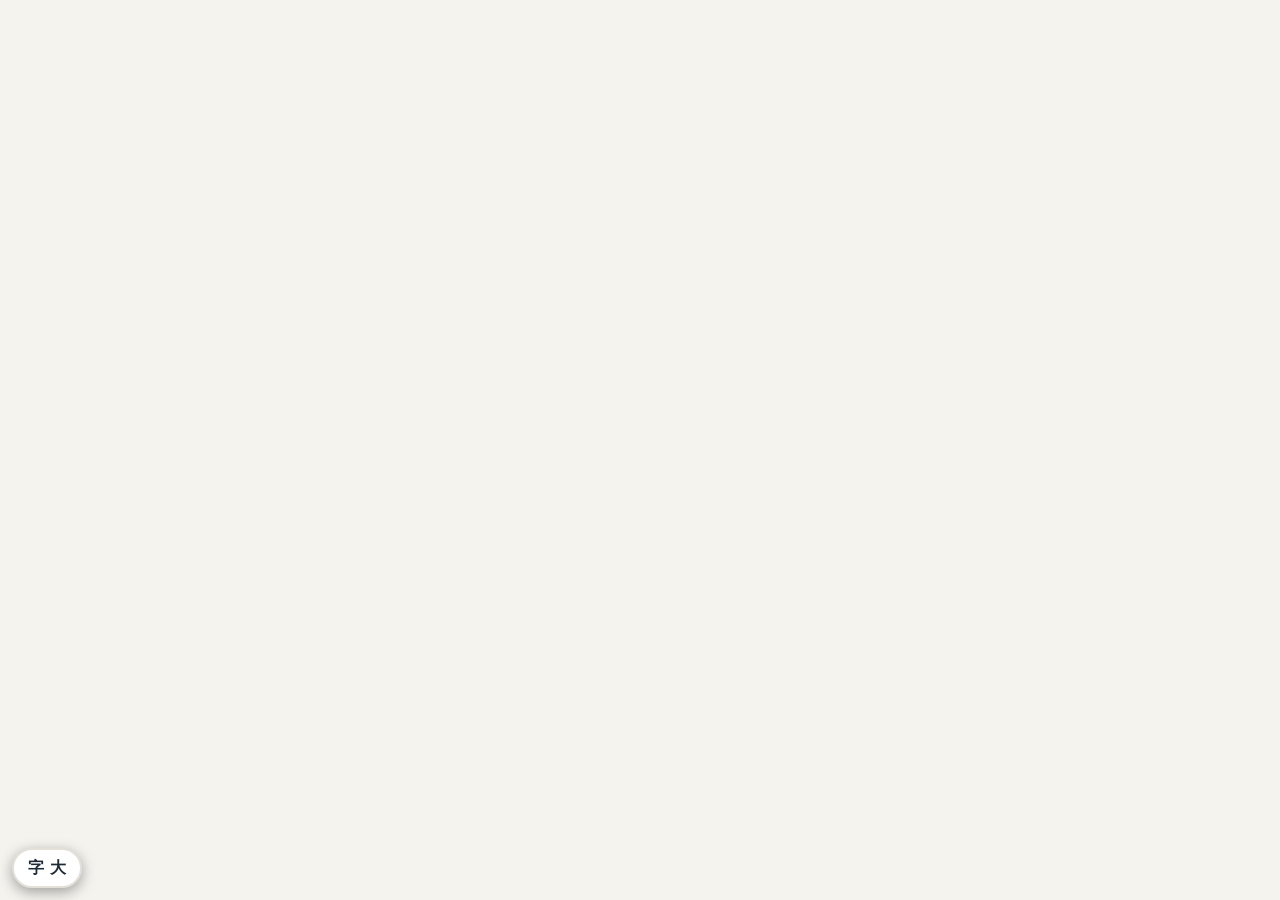
<file: liff/supplies/index.html>
<!doctype html>
<html lang="zh-Hant">
<head>
<meta charset="utf-8">
<meta name="viewport" content="width=device-width, initial-scale=1, viewport-fit=cover">
<meta http-equiv="Content-Security-Policy" content="default-src 'self'; script-src 'self' https://static.line-scdn.net https://liffsdk.line-scdn.net; style-src 'self'; img-src 'self' data:; connect-src 'self' https://hook.us2.make.com https://api.line.me https://*.line.me https://*.line-scdn.net https://uts-front.line-apps.com; frame-src https://*.line.me; object-src 'none'; base-uri 'none'; form-action 'none'">
<meta name="referrer" content="strict-origin-when-cross-origin">
<meta name="robots" content="noindex, nofollow">
<script src="title.js"></script>
<script src="framebust.js"></script>
<script src="fontsize.js"></script>
</head>
<body>
<div class="wrap" id="app"></div>
<div id="printArea"></div>
<div class="bar" id="bar" hidden>
  <div class="in"><div class="sum" id="sum"></div><button class="go" id="go">確認登記</button></div>
  <div class="demo" id="demo"></div>
</div>
<!-- LIFF SDK 固定版本（LINE 的 CDN 不送 CORS 標頭，無法加 SRI；改用 CSP 限定來源） -->
<script src="https://static.line-scdn.net/liff/edge/versions/2.31.2/sdk.js"></script>
<!-- 樣式和程式由 boot.js 依 version.txt 的版本號載入（避免 LINE 用手機裡的舊版） -->
<script src="boot.js"></script>
</body>
</html>
</file>
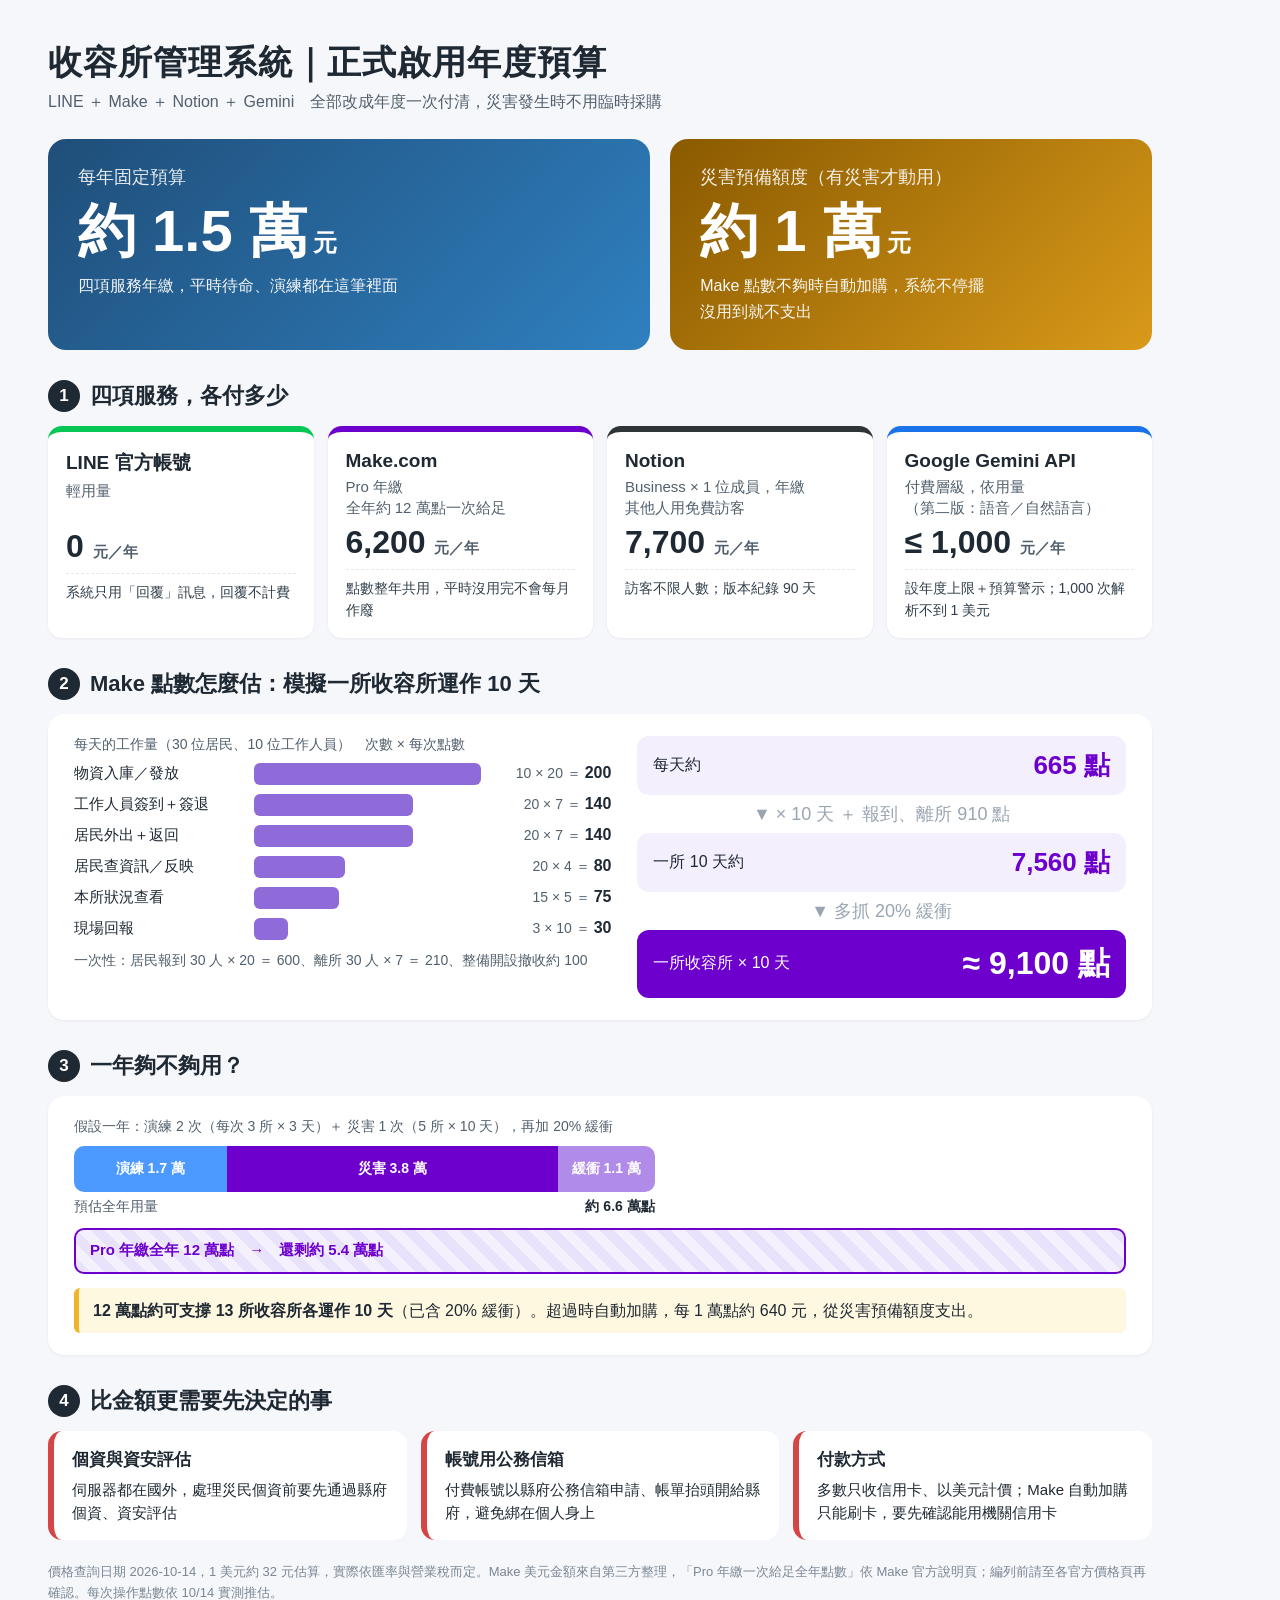
<file: docs/營運成本資訊圖.html>
<!doctype html>
<html lang="zh-Hant"><head><meta charset="utf-8"><title>營運成本資訊圖</title>
<style>
:root{--ink:#1f2933;--sub:#52606d;--line:#e4e7eb;--bg:#f5f7fa;--card:#fff;
--line-c:#06c755;--make:#6d00cc;--notion:#2f3437;--gem:#1a73e8;--warn:#d64545;--amber:#f0b429}
*{box-sizing:border-box;margin:0;padding:0}
body{width:1200px;background:var(--bg);font-family:"Microsoft JhengHei","微軟正黑體","Noto Sans TC",sans-serif;color:var(--ink);padding:40px 48px 36px}
h1{font-size:34px;letter-spacing:1px}
.kicker{color:var(--sub);font-size:16px;margin-top:6px}
.hero{display:grid;grid-template-columns:1.25fr 1fr;gap:20px;margin-top:26px}
.big{border-radius:18px;padding:26px 30px;color:#fff}
.big.a{background:linear-gradient(135deg,#1f4e79,#2f80c0)}
.big.b{background:linear-gradient(135deg,#8a5a00,#d99a1a)}
.big .t{font-size:18px;opacity:.9}
.big .n{font-size:58px;font-weight:800;margin:4px 0 2px}
.big .n small{font-size:24px;font-weight:600;margin-left:6px}
.big .d{font-size:16px;opacity:.95;line-height:1.6}
.sec{margin-top:30px}
.sec h2{font-size:22px;display:flex;align-items:center;gap:10px;margin-bottom:14px}
.sec h2 .no{background:var(--ink);color:#fff;border-radius:50%;width:32px;height:32px;display:inline-flex;align-items:center;justify-content:center;font-size:17px}
.cards{display:grid;grid-template-columns:repeat(4,1fr);gap:14px}
.card{background:var(--card);border-radius:14px;padding:18px 18px 16px;border-top:6px solid;box-shadow:0 1px 3px rgba(0,0,0,.06)}
.card .name{font-size:19px;font-weight:700}
.card .plan{font-size:15px;color:var(--sub);margin-top:4px;min-height:42px;line-height:1.4}
.card .price{font-size:32px;font-weight:800;margin-top:6px}
.card .price small{font-size:15px;font-weight:600;color:var(--sub)}
.card .why{font-size:14px;line-height:1.55;margin-top:8px;color:#323f4b;border-top:1px dashed var(--line);padding-top:8px}
.panel{background:var(--card);border-radius:16px;padding:22px 26px;box-shadow:0 1px 3px rgba(0,0,0,.06)}
.two{display:grid;grid-template-columns:1.1fr 1fr;gap:26px}
.bar-row{display:grid;grid-template-columns:170px 1fr 120px;align-items:center;gap:10px;margin:9px 0;font-size:15px}
.bar{height:22px;border-radius:6px;background:#8e6bd8}
.bar-row .v{font-size:14px;color:var(--sub);text-align:right;white-space:nowrap}
.bar-row .v b{color:var(--ink);font-size:16px}
.cap{font-size:14px;color:var(--sub);margin-bottom:6px}
.flow{display:flex;flex-direction:column;gap:10px}
.step{display:grid;grid-template-columns:1fr auto;align-items:center;background:#f3effc;border-radius:12px;padding:12px 16px;font-size:16px}
.step b{font-size:26px;color:var(--make)}
.step.final{background:var(--make);color:#fff}
.step.final b{color:#fff;font-size:32px}
.arrow{text-align:center;color:#9aa5b1;font-size:18px;line-height:1}
.stack{display:flex;height:46px;border-radius:10px;overflow:hidden;margin:10px 0 6px;font-size:14px;color:#fff;font-weight:700}
.stack div{display:flex;align-items:center;justify-content:center;white-space:nowrap}
.cap-bar{height:46px;border-radius:10px;background:repeating-linear-gradient(45deg,#e9e2fb,#e9e2fb 10px,#f4f0fd 10px,#f4f0fd 20px);border:2px solid var(--make);position:relative;font-size:15px;font-weight:700;color:var(--make);display:flex;align-items:center;padding-left:14px}
.legend{display:flex;justify-content:space-between;font-size:14px;color:var(--sub)}
.note{margin-top:14px;font-size:16px;line-height:1.6;background:#fff8e1;border-left:5px solid var(--amber);padding:10px 14px;border-radius:6px}
.warns{display:grid;grid-template-columns:repeat(3,1fr);gap:14px}
.warn{background:#fff;border-radius:14px;padding:16px 18px;border-left:6px solid var(--warn);font-size:15px;line-height:1.55}
.warn b{display:block;font-size:17px;margin-bottom:4px}
.foot{margin-top:22px;font-size:13px;color:#7b8794;line-height:1.6}
</style></head><body>

<h1>收容所管理系統｜正式啟用年度預算</h1>
<div class="kicker">LINE ＋ Make ＋ Notion ＋ Gemini　全部改成年度一次付清，災害發生時不用臨時採購</div>

<div class="hero">
  <div class="big a"><div class="t">每年固定預算</div><div class="n">約 1.5 萬<small>元</small></div>
    <div class="d">四項服務年繳，平時待命、演練都在這筆裡面</div></div>
  <div class="big b"><div class="t">災害預備額度（有災害才動用）</div><div class="n">約 1 萬<small>元</small></div>
    <div class="d">Make 點數不夠時自動加購，系統不停擺<br>沒用到就不支出</div></div>
</div>

<div class="sec"><h2><span class="no">1</span>四項服務，各付多少</h2>
<div class="cards">
  <div class="card" style="border-color:var(--line-c)"><div class="name">LINE 官方帳號</div><div class="plan">輕用量</div>
    <div class="price">0 <small>元／年</small></div><div class="why">系統只用「回覆」訊息，回覆不計費</div></div>
  <div class="card" style="border-color:var(--make)"><div class="name">Make.com</div><div class="plan">Pro 年繳<br>全年約 12 萬點一次給足</div>
    <div class="price">6,200 <small>元／年</small></div><div class="why">點數整年共用，平時沒用完不會每月作廢</div></div>
  <div class="card" style="border-color:var(--notion)"><div class="name">Notion</div><div class="plan">Business × 1 位成員，年繳<br>其他人用免費訪客</div>
    <div class="price">7,700 <small>元／年</small></div><div class="why">訪客不限人數；版本紀錄 90 天</div></div>
  <div class="card" style="border-color:var(--gem)"><div class="name">Google Gemini API</div><div class="plan">付費層級，依用量<br>（第二版：語音／自然語言）</div>
    <div class="price">≤ 1,000 <small>元／年</small></div><div class="why">設年度上限＋預算警示；1,000 次解析不到 1 美元</div></div>
</div></div>

<div class="sec"><h2><span class="no">2</span>Make 點數怎麼估：模擬一所收容所運作 10 天</h2>
<div class="panel two">
  <div>
    <div class="cap">每天的工作量（30 位居民、10 位工作人員）　次數 × 每次點數</div>
    <div class="bar-row"><span>物資入庫／發放</span><div class="bar" style="width:100%"></div><span class="v">10 × 20 ＝ <b>200</b></span></div>
    <div class="bar-row"><span>工作人員簽到＋簽退</span><div class="bar" style="width:70%"></div><span class="v">20 × 7 ＝ <b>140</b></span></div>
    <div class="bar-row"><span>居民外出＋返回</span><div class="bar" style="width:70%"></div><span class="v">20 × 7 ＝ <b>140</b></span></div>
    <div class="bar-row"><span>居民查資訊／反映</span><div class="bar" style="width:40%"></div><span class="v">20 × 4 ＝ <b>80</b></span></div>
    <div class="bar-row"><span>本所狀況查看</span><div class="bar" style="width:37.5%"></div><span class="v">15 × 5 ＝ <b>75</b></span></div>
    <div class="bar-row"><span>現場回報</span><div class="bar" style="width:15%"></div><span class="v">3 × 10 ＝ <b>30</b></span></div>
    <div class="cap" style="margin-top:12px">一次性：居民報到 30 人 × 20 ＝ 600、離所 30 人 × 7 ＝ 210、整備開設撤收約 100</div>
  </div>
  <div class="flow">
    <div class="step"><span>每天約</span><b>665 點</b></div>
    <div class="arrow">▼ × 10 天 ＋ 報到、離所 910 點</div>
    <div class="step"><span>一所 10 天約</span><b>7,560 點</b></div>
    <div class="arrow">▼ 多抓 20% 緩衝</div>
    <div class="step final"><span>一所收容所 × 10 天</span><b>≈ 9,100 點</b></div>
  </div>
</div></div>

<div class="sec"><h2><span class="no">3</span>一年夠不夠用？</h2>
<div class="panel">
  <div class="cap">假設一年：演練 2 次（每次 3 所 × 3 天）＋ 災害 1 次（5 所 × 10 天），再加 20% 緩衝</div>
  <div class="stack" style="width:55.2%">
    <div style="background:#4c9aff;width:26.3%">演練 1.7 萬</div>
    <div style="background:#6d00cc;width:57%">災害 3.8 萬</div>
    <div style="background:#b08be8;width:16.7%">緩衝 1.1 萬</div>
  </div>
  <div class="legend" style="width:55.2%"><span>預估全年用量</span><b style="color:var(--ink)">約 6.6 萬點</b></div>
  <div class="cap-bar" style="margin-top:12px">Pro 年繳全年 12 萬點　→　還剩約 5.4 萬點</div>
  <div class="note"><b>12 萬點約可支撐 13 所收容所各運作 10 天</b>（已含 20% 緩衝）。超過時自動加購，每 1 萬點約 640 元，從災害預備額度支出。</div>
</div></div>

<div class="sec"><h2><span class="no">4</span>比金額更需要先決定的事</h2>
<div class="warns">
  <div class="warn"><b>個資與資安評估</b>伺服器都在國外，處理災民個資前要先通過縣府個資、資安評估</div>
  <div class="warn"><b>帳號用公務信箱</b>付費帳號以縣府公務信箱申請、帳單抬頭開給縣府，避免綁在個人身上</div>
  <div class="warn"><b>付款方式</b>多數只收信用卡、以美元計價；Make 自動加購只能刷卡，要先確認能用機關信用卡</div>
</div></div>

<div class="foot">價格查詢日期 2026-10-14，1 美元約 32 元估算，實際依匯率與營業稅而定。Make 美元金額來自第三方整理，「Pro 年繳一次給足全年點數」依 Make 官方說明頁；編列前請至各官方價格頁再確認。每次操作點數依 10/14 實測推估。</div>
</body></html>
</file>
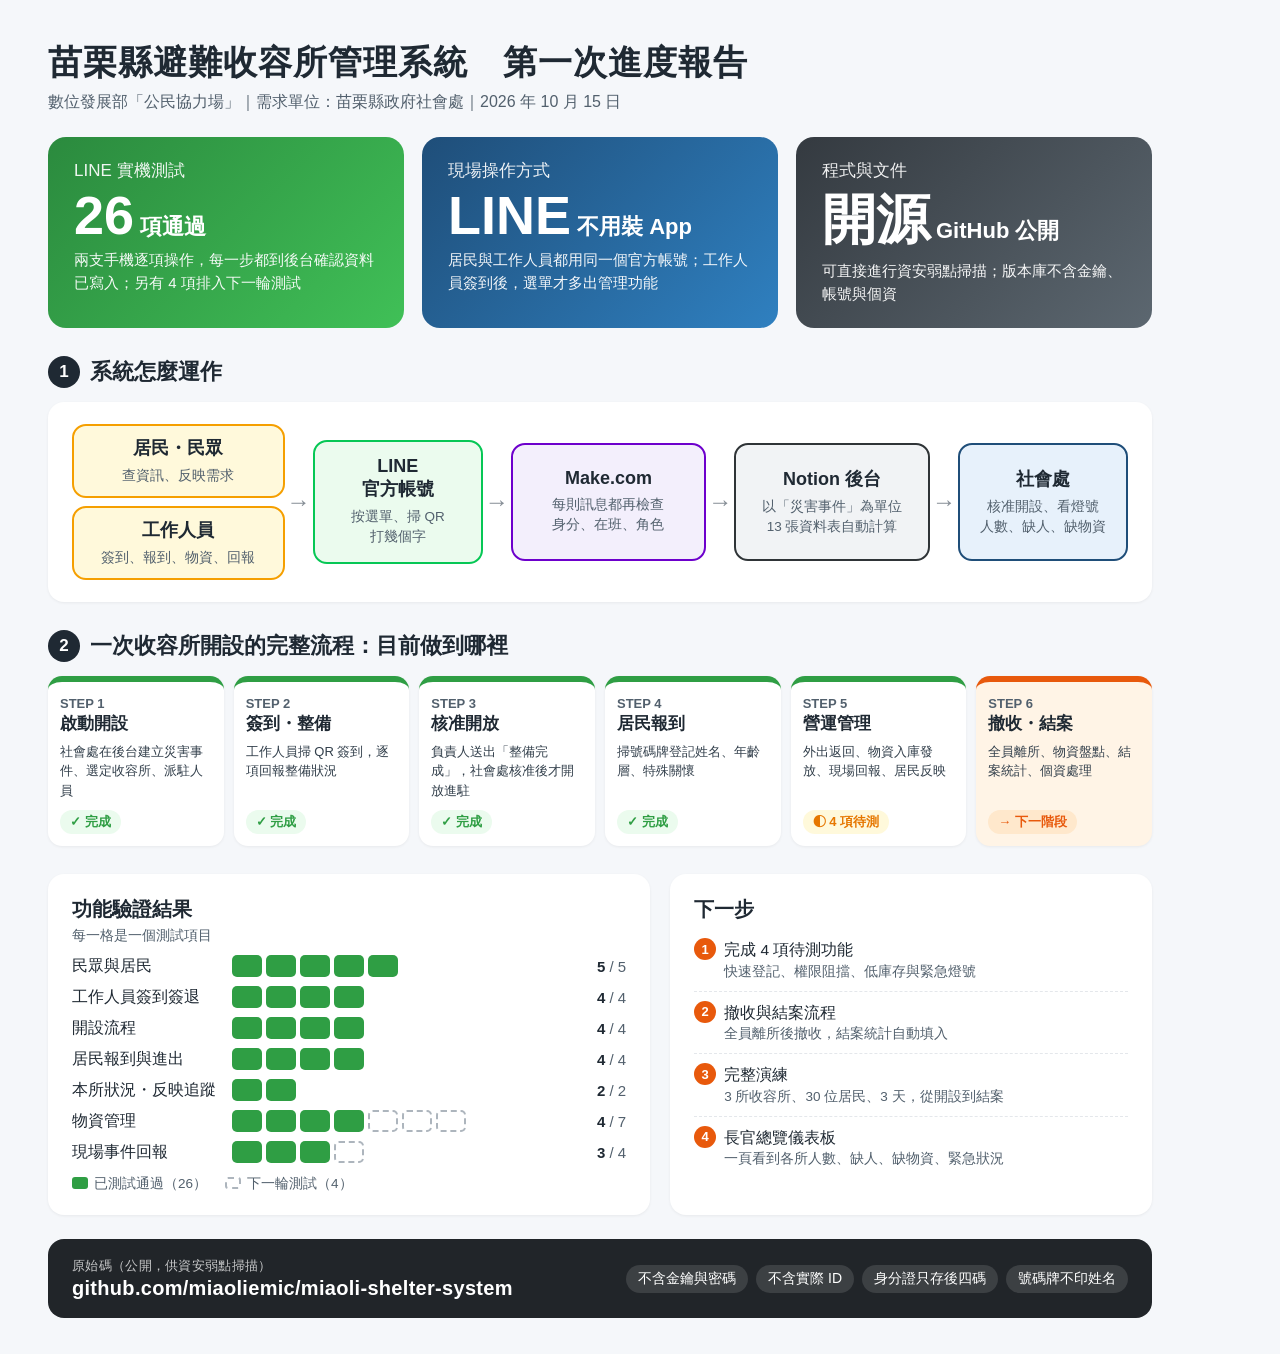
<file: docs/第一次進度資訊圖.html>
<!doctype html>
<html lang="zh-Hant"><head><meta charset="utf-8"><title>第一次進度資訊圖</title>
<style>
:root{--ink:#1f2933;--sub:#52606d;--line:#e4e7eb;--bg:#f5f7fa;--card:#fff;
--ok:#2f9e44;--ok-bg:#ebfbee;--todo:#adb5bd;--next:#e8590c;--next-bg:#fff4e6;
--line-c:#06c755;--make:#6d00cc;--notion:#2f3437;--gov:#1f4e79}
*{box-sizing:border-box;margin:0;padding:0}
body{width:1200px;background:var(--bg);font-family:"Microsoft JhengHei","微軟正黑體","Noto Sans TC",sans-serif;color:var(--ink);padding:40px 48px 36px}
h1{font-size:34px;letter-spacing:1px}
.kicker{color:var(--sub);font-size:16px;margin-top:6px}
.hero{display:grid;grid-template-columns:repeat(3,1fr);gap:18px;margin-top:24px}
.big{border-radius:18px;padding:22px 26px;color:#fff}
.big.a{background:linear-gradient(135deg,#2b8a3e,#40c057)}
.big.b{background:linear-gradient(135deg,#1f4e79,#2f80c0)}
.big.c{background:linear-gradient(135deg,#343a40,#5c6770)}
.big .t{font-size:17px;opacity:.92}
.big .n{font-size:54px;font-weight:800;margin:2px 0}
.big .n small{font-size:22px;font-weight:600;margin-left:6px}
.big .d{font-size:15px;opacity:.95;line-height:1.55}
.sec{margin-top:28px}
.sec h2{font-size:22px;display:flex;align-items:center;gap:10px;margin-bottom:14px}
.sec h2 .no{background:var(--ink);color:#fff;border-radius:50%;width:32px;height:32px;display:inline-flex;align-items:center;justify-content:center;font-size:17px}
.panel{background:var(--card);border-radius:16px;padding:22px 24px;box-shadow:0 1px 3px rgba(0,0,0,.06)}
/* 架構 */
.arch{display:grid;grid-template-columns:1.25fr 28px 1fr 28px 1.15fr 28px 1.15fr 28px 1fr;align-items:center}
.node{border-radius:14px;padding:14px 14px;text-align:center;border:2px solid;background:#fff;min-height:118px;display:flex;flex-direction:column;justify-content:center}
.node .h{font-size:18px;font-weight:800}
.node .s{font-size:13.5px;color:var(--sub);margin-top:6px;line-height:1.5}
.node.people{border-color:#f59f00;background:#fff9db}
.node.line{border-color:var(--line-c);background:#ebfbee}
.node.make{border-color:var(--make);background:#f3effc}
.node.notion{border-color:var(--notion);background:#f1f3f5}
.node.gov{border-color:var(--gov);background:#e7f1fb}
.ar{text-align:center;color:#868e96;font-size:24px;font-weight:700}
.who{display:flex;flex-direction:column;gap:8px}
.who .node{min-height:0;padding:10px 12px}
/* 流程 */
.steps{display:grid;grid-template-columns:repeat(6,1fr);gap:10px}
.st{display:flex;flex-direction:column;align-items:flex-start;border-radius:14px;padding:14px 12px 12px;background:#fff;border-top:6px solid var(--ok);box-shadow:0 1px 3px rgba(0,0,0,.06);position:relative}
.st .k{font-size:13px;color:var(--sub);font-weight:700}
.st .h{font-size:17px;font-weight:800;margin-top:2px;line-height:1.35}
.st .s{font-size:13px;color:#323f4b;margin:6px 0 10px;line-height:1.5}
.st .chip{display:inline-block;margin-top:auto;font-size:13px;font-weight:700;border-radius:999px;padding:3px 10px;background:var(--ok-bg);color:var(--ok)}
.st.part .chip{background:#fff9db;color:#e67700}
.st.next{border-top-color:var(--next);background:var(--next-bg)}
.st.next .chip{background:#ffe8cc;color:var(--next)}
/* 驗證 */
.two{display:grid;grid-template-columns:1.25fr 1fr;gap:20px}
.cap{font-size:14px;color:var(--sub);margin-bottom:10px}
.row{display:grid;grid-template-columns:150px 1fr 64px;align-items:center;gap:10px;margin:9px 0;font-size:15.5px}
.track{display:flex;gap:4px}
.seg{height:22px;flex:0 0 30px;border-radius:5px;background:var(--ok)}
.seg.todo{background:#fff;border:2px dashed var(--todo)}
.row .v{font-size:15px;text-align:right;color:var(--sub)}
.row .v b{color:var(--ink)}
.legend{display:flex;gap:18px;font-size:13.5px;color:var(--sub);margin-top:12px}
.legend i{display:inline-block;width:16px;height:12px;border-radius:3px;vertical-align:-1px;margin-right:6px}
ul.nx{list-style:none}
ul.nx li{font-size:15.5px;line-height:1.5;padding:9px 0 9px 30px;border-bottom:1px dashed var(--line);position:relative}
ul.nx li:last-child{border-bottom:0}
ul.nx li:before{content:attr(data-n);position:absolute;left:0;top:9px;width:22px;height:22px;border-radius:50%;background:var(--next);color:#fff;font-size:13px;font-weight:700;display:flex;align-items:center;justify-content:center}
ul.nx li small{display:block;color:var(--sub);font-size:13.5px}
.foot{margin-top:24px;display:grid;grid-template-columns:auto 1fr;gap:18px;align-items:center;background:#212529;color:#fff;border-radius:16px;padding:18px 24px}
.foot .gh{font-size:20px;font-weight:800;letter-spacing:.3px}
.foot .gh small{display:block;font-size:13px;font-weight:400;opacity:.75;margin-bottom:2px}
.foot .pts{display:flex;flex-wrap:wrap;gap:8px;justify-content:flex-end}
.foot .pts span{background:rgba(255,255,255,.12);border-radius:999px;padding:5px 12px;font-size:14px}
</style></head><body>

<h1>苗栗縣避難收容所管理系統　第一次進度報告</h1>
<div class="kicker">數位發展部「公民協力場」｜需求單位：苗栗縣政府社會處｜2026 年 10 月 15 日</div>

<div class="hero">
  <div class="big a"><div class="t">LINE 實機測試</div><div class="n">26<small>項通過</small></div>
    <div class="d">兩支手機逐項操作，每一步都到後台確認資料已寫入；另有 4 項排入下一輪測試</div></div>
  <div class="big b"><div class="t">現場操作方式</div><div class="n">LINE<small>不用裝 App</small></div>
    <div class="d">居民與工作人員都用同一個官方帳號；工作人員簽到後，選單才多出管理功能</div></div>
  <div class="big c"><div class="t">程式與文件</div><div class="n">開源<small>GitHub 公開</small></div>
    <div class="d">可直接進行資安弱點掃描；版本庫不含金鑰、帳號與個資</div></div>
</div>

<div class="sec">
  <h2><span class="no">1</span>系統怎麼運作</h2>
  <div class="panel">
    <div class="arch">
      <div class="who">
        <div class="node people"><div class="h">居民・民眾</div><div class="s">查資訊、反映需求</div></div>
        <div class="node people"><div class="h">工作人員</div><div class="s">簽到、報到、物資、回報</div></div>
      </div>
      <div class="ar">→</div>
      <div class="node line"><div class="h">LINE<br>官方帳號</div><div class="s">按選單、掃 QR<br>打幾個字</div></div>
      <div class="ar">→</div>
      <div class="node make"><div class="h">Make.com</div><div class="s">每則訊息都再檢查<br>身分、在班、角色</div></div>
      <div class="ar">→</div>
      <div class="node notion"><div class="h">Notion 後台</div><div class="s">以「災害事件」為單位<br>13 張資料表自動計算</div></div>
      <div class="ar">→</div>
      <div class="node gov"><div class="h">社會處</div><div class="s">核准開設、看燈號<br>人數、缺人、缺物資</div></div>
    </div>
  </div>
</div>

<div class="sec">
  <h2><span class="no">2</span>一次收容所開設的完整流程：目前做到哪裡</h2>
  <div class="steps">
    <div class="st"><div class="k">STEP 1</div><div class="h">啟動開設</div><div class="s">社會處在後台建立災害事件、選定收容所、派駐人員</div><span class="chip">✓ 完成</span></div>
    <div class="st"><div class="k">STEP 2</div><div class="h">簽到・整備</div><div class="s">工作人員掃 QR 簽到，逐項回報整備狀況</div><span class="chip">✓ 完成</span></div>
    <div class="st"><div class="k">STEP 3</div><div class="h">核准開放</div><div class="s">負責人送出「整備完成」，社會處核准後才開放進駐</div><span class="chip">✓ 完成</span></div>
    <div class="st"><div class="k">STEP 4</div><div class="h">居民報到</div><div class="s">掃號碼牌登記姓名、年齡層、特殊關懷</div><span class="chip">✓ 完成</span></div>
    <div class="st part"><div class="k">STEP 5</div><div class="h">營運管理</div><div class="s">外出返回、物資入庫發放、現場回報、居民反映</div><span class="chip">◐ 4 項待測</span></div>
    <div class="st next"><div class="k">STEP 6</div><div class="h">撤收・結案</div><div class="s">全員離所、物資盤點、結案統計、個資處理</div><span class="chip">→ 下一階段</span></div>
  </div>
</div>

<div class="sec two">
  <div class="panel">
    <h2 style="font-size:20px;margin-bottom:4px">功能驗證結果</h2>
    <div class="cap">每一格是一個測試項目</div>
    <div class="row"><span>民眾與居民</span><div class="track"><i class="seg"></i><i class="seg"></i><i class="seg"></i><i class="seg"></i><i class="seg"></i></div><span class="v"><b>5</b> / 5</span></div>
    <div class="row"><span>工作人員簽到簽退</span><div class="track"><i class="seg"></i><i class="seg"></i><i class="seg"></i><i class="seg"></i></div><span class="v"><b>4</b> / 4</span></div>
    <div class="row"><span>開設流程</span><div class="track"><i class="seg"></i><i class="seg"></i><i class="seg"></i><i class="seg"></i></div><span class="v"><b>4</b> / 4</span></div>
    <div class="row"><span>居民報到與進出</span><div class="track"><i class="seg"></i><i class="seg"></i><i class="seg"></i><i class="seg"></i></div><span class="v"><b>4</b> / 4</span></div>
    <div class="row"><span>本所狀況・反映追蹤</span><div class="track"><i class="seg"></i><i class="seg"></i></div><span class="v"><b>2</b> / 2</span></div>
    <div class="row"><span>物資管理</span><div class="track"><i class="seg"></i><i class="seg"></i><i class="seg"></i><i class="seg"></i><i class="seg todo"></i><i class="seg todo"></i><i class="seg todo"></i></div><span class="v"><b>4</b> / 7</span></div>
    <div class="row"><span>現場事件回報</span><div class="track"><i class="seg"></i><i class="seg"></i><i class="seg"></i><i class="seg todo"></i></div><span class="v"><b>3</b> / 4</span></div>
    <div class="legend"><span><i style="background:var(--ok)"></i>已測試通過（26）</span><span><i style="border:2px dashed var(--todo)"></i>下一輪測試（4）</span></div>
  </div>
  <div class="panel">
    <h2 style="font-size:20px;margin-bottom:6px">下一步</h2>
    <ul class="nx">
      <li data-n="1">完成 4 項待測功能<small>快速登記、權限阻擋、低庫存與緊急燈號</small></li>
      <li data-n="2">撤收與結案流程<small>全員離所後撤收，結案統計自動填入</small></li>
      <li data-n="3">完整演練<small>3 所收容所、30 位居民、3 天，從開設到結案</small></li>
      <li data-n="4">長官總覽儀表板<small>一頁看到各所人數、缺人、缺物資、緊急狀況</small></li>
    </ul>
  </div>
</div>

<div class="foot">
  <div class="gh"><small>原始碼（公開，供資安弱點掃描）</small>github.com/miaoliemic/miaoli-shelter-system</div>
  <div class="pts"><span>不含金鑰與密碼</span><span>不含實際 ID</span><span>身分證只存後四碼</span><span>號碼牌不印姓名</span></div>
</div>

</body></html>
</file>
